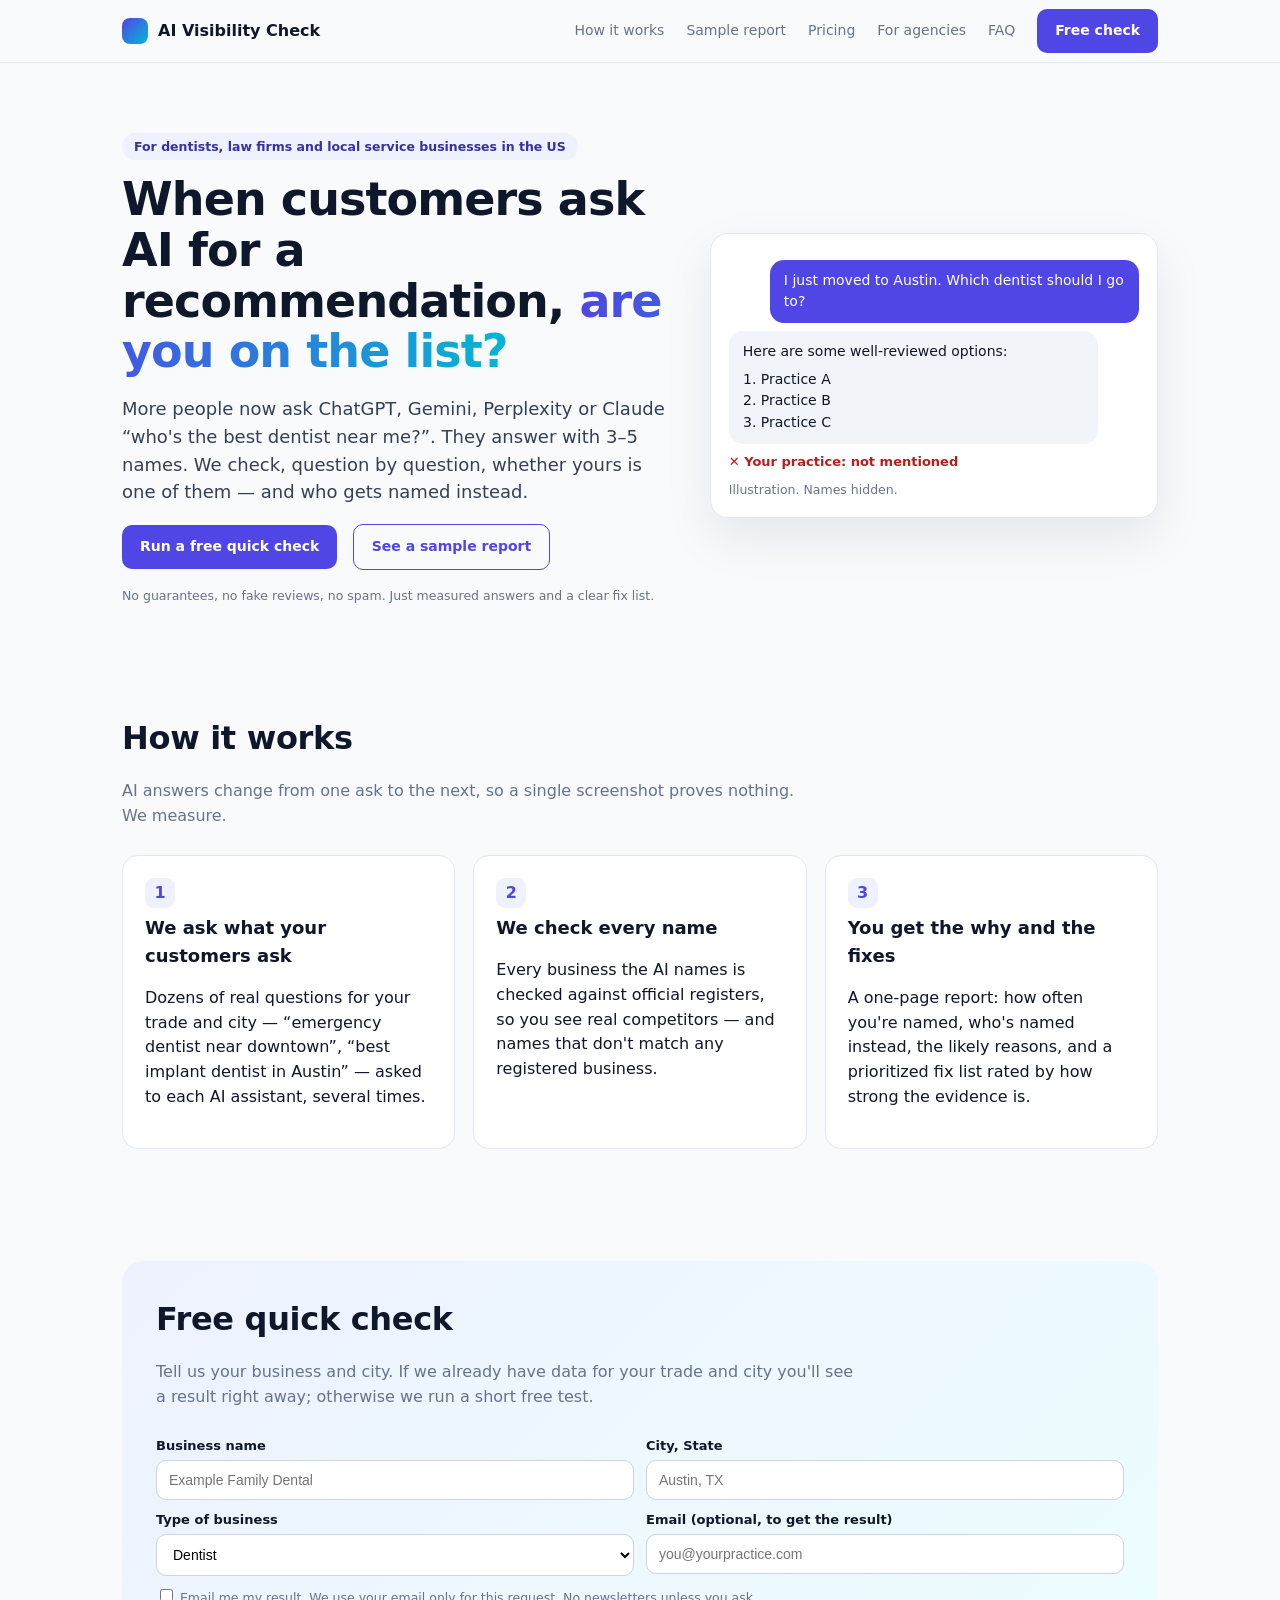
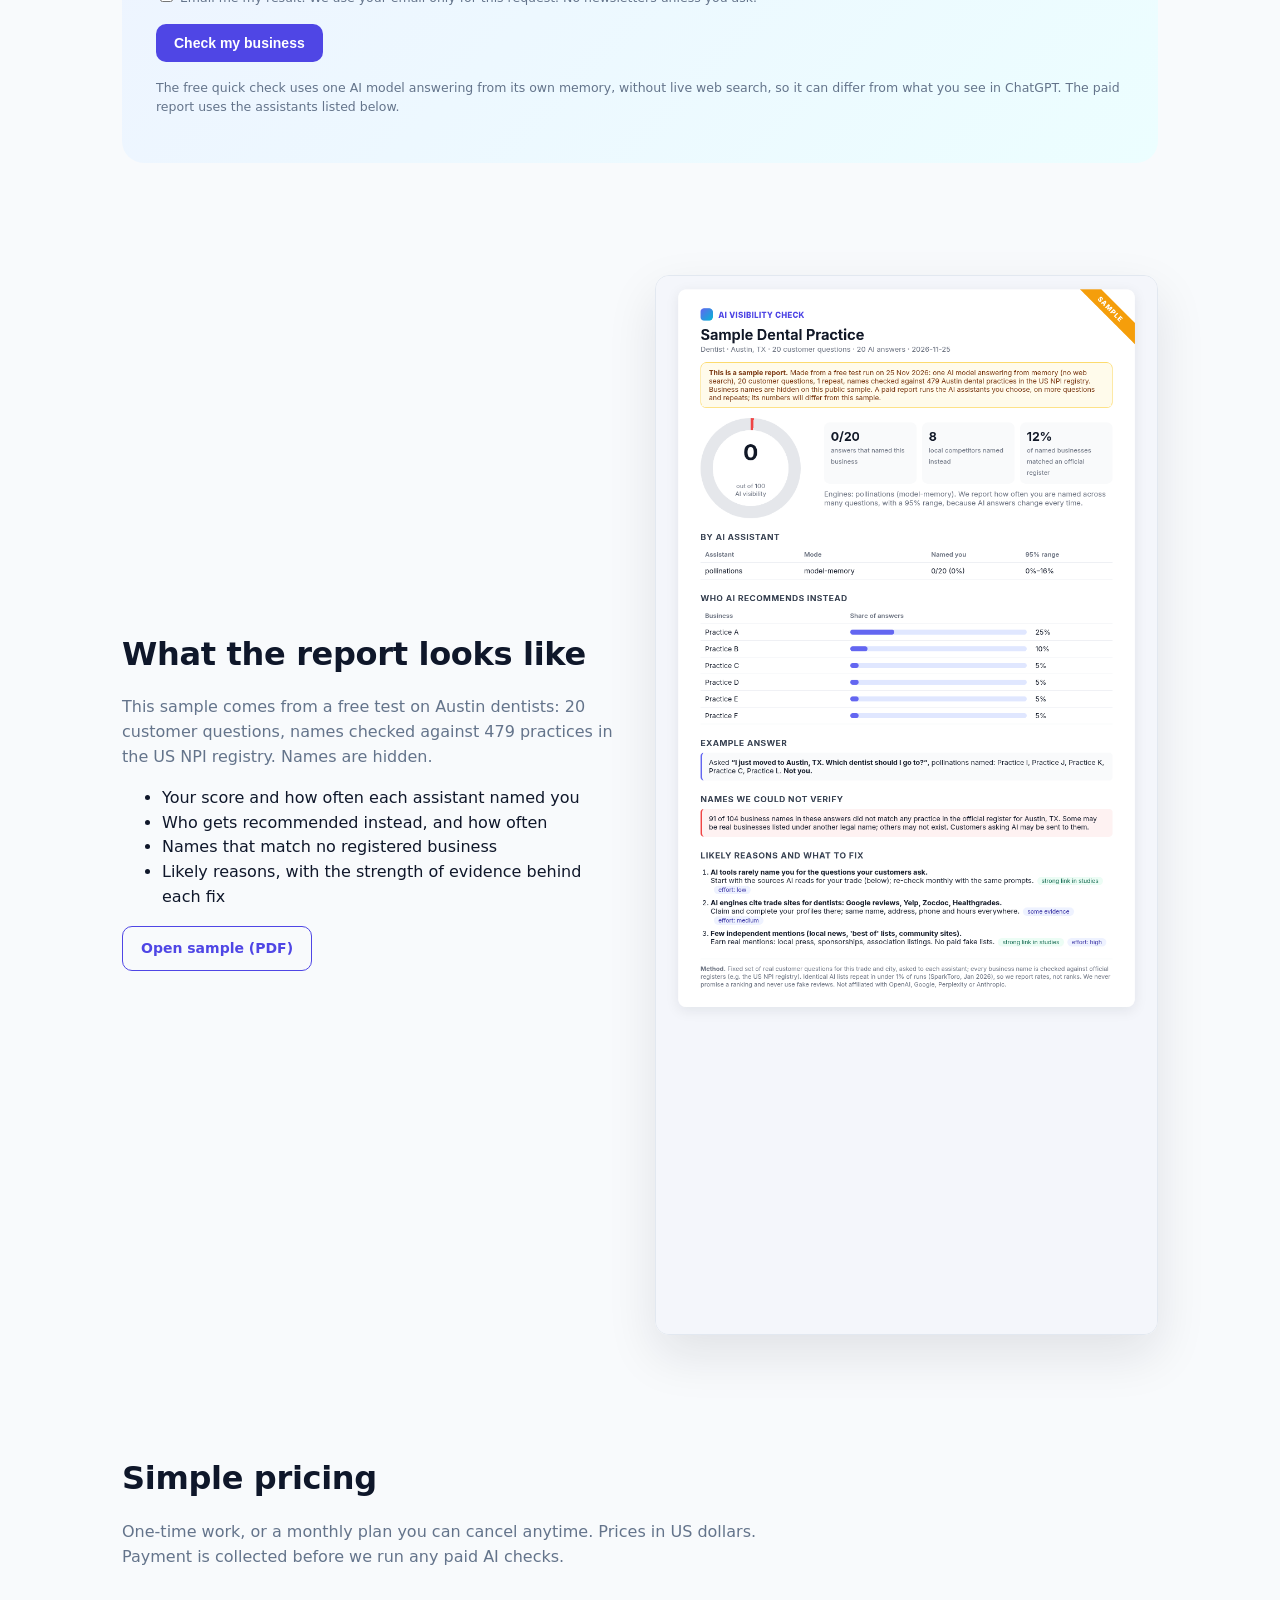
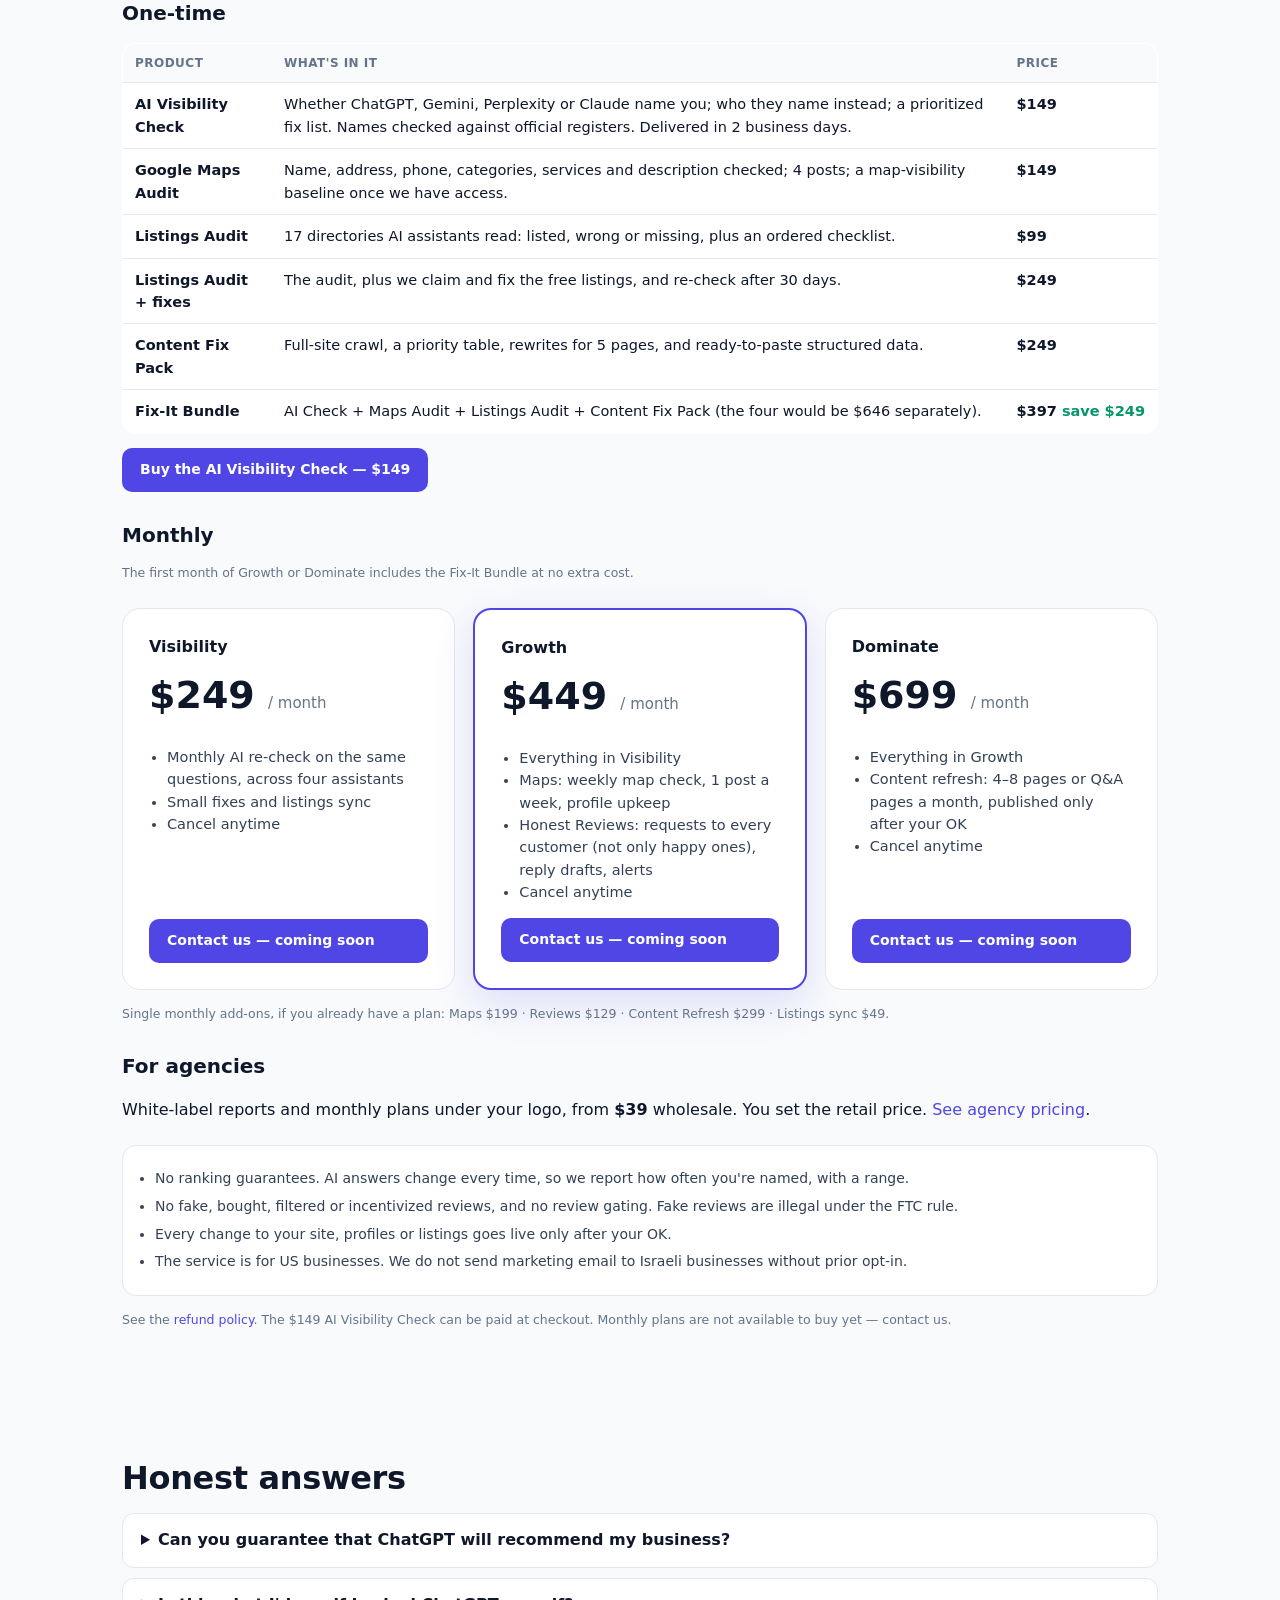
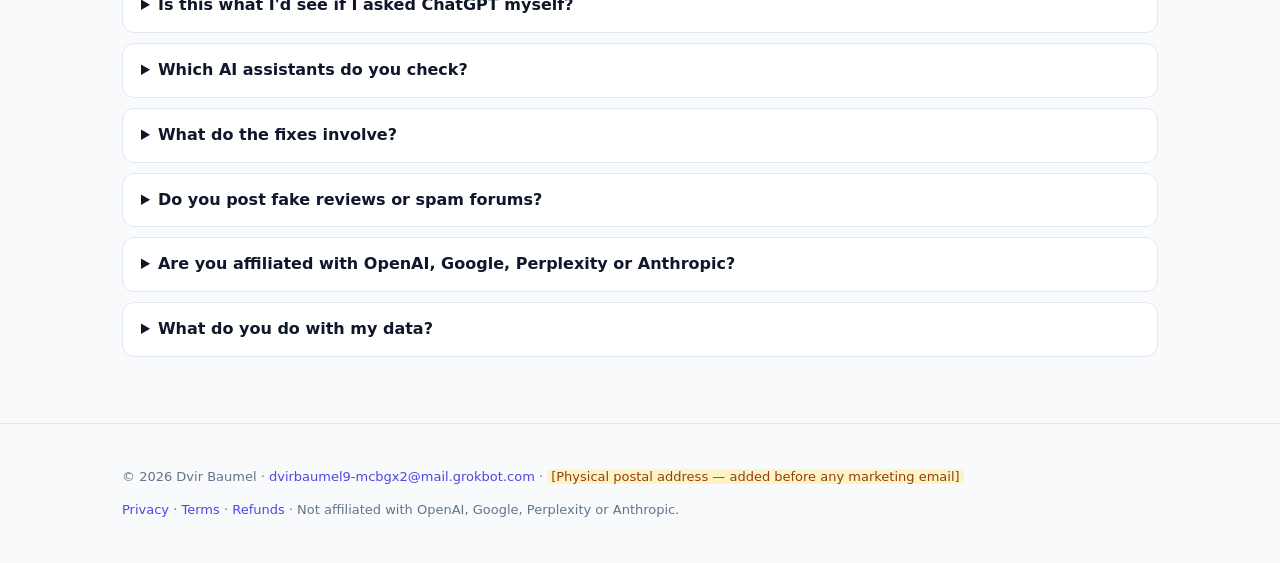
<file: site/index.html>
<!doctype html>
<html lang="en"><head><meta charset="utf-8"><meta name="viewport" content="width=device-width,initial-scale=1">
<title>AI Visibility Check — does ChatGPT recommend your business?</title>
<meta name="description" content="See whether AI assistants recommend your local business, who they name instead, and what to fix. Free quick check.">
<link rel="stylesheet" href="assets/style.css"></head>
<body>
<nav><div class="wrap"><a class="logo" href="#"><i></i>AI Visibility Check</a>
<div class="links"><a href="#how">How it works</a><a href="#sample">Sample report</a><a href="#pricing">Pricing</a><a href="agency.html">For agencies</a><a href="#faq">FAQ</a><a class="btn" href="#check">Free check</a></div></div></nav>

<header class="hero"><div class="wrap">
 <div>
  <span class="eyebrow">For dentists, law firms and local service businesses in the US</span>
  <h1>When customers ask AI for a recommendation, <em>are you on the list?</em></h1>
  <p class="lead">More people now ask ChatGPT, Gemini, Perplexity or Claude “who's the best dentist near me?”. They answer with 3–5 names. We check, question by question, whether yours is one of them — and who gets named instead.</p>
  <p><a class="btn" href="#check">Run a free quick check</a> &nbsp; <a class="btn ghost" href="sample-report.pdf" target="_blank">See a sample report</a></p>
  <p class="small">No guarantees, no fake reviews, no spam. Just measured answers and a clear fix list.</p>
 </div>
 <div class="chat" aria-label="Illustration of a customer asking an AI assistant">
  <div class="bubble me">I just moved to Austin. Which dentist should I go to?</div>
  <div class="bubble ai">Here are some well-reviewed options:<ol><li>Practice A</li><li>Practice B</li><li>Practice C</li></ol></div>
  <div class="miss">✕ Your practice: not mentioned</div>
  <p class="small" style="margin:8px 0 0">Illustration. Names hidden.</p>
 </div>
</div></header>

<section id="how"><div class="wrap">
 <h2>How it works</h2><p class="sub">AI answers change from one ask to the next, so a single screenshot proves nothing. We measure.</p>
 <div class="steps">
  <div class="card"><div class="num">1</div><h3>We ask what your customers ask</h3><p>Dozens of real questions for your trade and city — “emergency dentist near downtown”, “best implant dentist in Austin” — asked to each AI assistant, several times.</p></div>
  <div class="card"><div class="num">2</div><h3>We check every name</h3><p>Every business the AI names is checked against official registers, so you see real competitors — and names that don't match any registered business.</p></div>
  <div class="card"><div class="num">3</div><h3>You get the why and the fixes</h3><p>A one-page report: how often you're named, who's named instead, the likely reasons, and a prioritized fix list rated by how strong the evidence is.</p></div>
 </div>
</div></section>

<section id="check"><div class="wrap"><div class="check">
 <h2>Free quick check</h2><p class="sub">Tell us your business and city. If we already have data for your trade and city you'll see a result right away; otherwise we run a short free test.</p>
 <form id="checkform">
  <div class="row"><div><label for="business">Business name</label><input id="business" name="business" required maxlength="120" placeholder="Example Family Dental"></div>
  <div><label for="city">City, State</label><input id="city" name="city" required pattern="[^,]+,\s*[A-Za-z]{2}" placeholder="Austin, TX"></div></div>
  <div class="row"><div><label for="niche">Type of business</label><select id="niche" name="niche">
   <option value="dentist">Dentist</option><option value="orthodontist">Orthodontist</option><option value="cosmetic_dentist">Cosmetic dentist</option>
   <option value="personal_injury_lawyer">Personal injury lawyer</option><option value="criminal_defense_lawyer">Criminal defense lawyer</option><option value="family_law_attorney">Family law attorney</option>
   <option value="med_spa">Med spa</option><option value="chiropractor">Chiropractor</option><option value="veterinarian">Veterinarian</option>
   <option value="hvac">HVAC</option><option value="roofing">Roofing</option><option value="plumber">Plumber</option><option value="electrician">Electrician</option><option value="garage_door">Garage door</option><option value="real_estate_agent">Real estate agent</option></select></div>
  <div><label for="email">Email (optional, to get the result)</label><input id="email" name="email" type="email" maxlength="160" placeholder="you@yourpractice.com"></div></div>
  <label class="small" style="font-weight:400"><input type="checkbox" name="consent" style="width:auto"> Email me my result. We use your email only for this request. No newsletters unless you ask.</label>
  <p><button class="btn" type="submit">Check my business</button></p>
  <p class="small">The free quick check uses one AI model answering from its own memory, without live web search, so it can differ from what you see in ChatGPT. The paid report uses the assistants listed below.</p>
 </form>
 <div id="result" class="result"></div>
</div></div></section>

<section id="sample"><div class="wrap sample">
 <div><h2>What the report looks like</h2><p class="sub">This sample comes from a free test on Austin dentists: 20 customer questions, names checked against 479 practices in the US NPI registry. Names are hidden.</p>
 <ul><li>Your score and how often each assistant named you</li><li>Who gets recommended instead, and how often</li><li>Names that match no registered business</li><li>Likely reasons, with the strength of evidence behind each fix</li></ul>
 <p><a class="btn ghost" href="sample-report.pdf" target="_blank">Open sample (PDF)</a></p></div>
 <a href="sample-report.html" target="_blank"><img src="assets/sample-report.png" alt="Sample AI visibility report"></a>
</div></section>

<section id="pricing"><div class="wrap">
 <h2>Simple pricing</h2>
 <p class="sub">One-time work, or a monthly plan you can cancel anytime. Prices in US dollars. Payment is collected before we run any paid AI checks.</p>

 <h3 class="price-head">One-time</h3>
 <table class="sheet">
  <tr><th>Product</th><th>What's in it</th><th>Price</th></tr>
  <tr><td><b>AI Visibility Check</b></td><td>Whether ChatGPT, Gemini, Perplexity or Claude name you; who they name instead; a prioritized fix list. Names checked against official registers. Delivered in 2 business days.</td><td class="amt">$149</td></tr>
  <tr><td><b>Google Maps Audit</b></td><td>Name, address, phone, categories, services and description checked; 4 posts; a map-visibility baseline once we have access.</td><td class="amt">$149</td></tr>
  <tr><td><b>Listings Audit</b></td><td>17 directories AI assistants read: listed, wrong or missing, plus an ordered checklist.</td><td class="amt">$99</td></tr>
  <tr><td><b>Listings Audit + fixes</b></td><td>The audit, plus we claim and fix the free listings, and re-check after 30 days.</td><td class="amt">$249</td></tr>
  <tr><td><b>Content Fix Pack</b></td><td>Full-site crawl, a priority table, rewrites for 5 pages, and ready-to-paste structured data.</td><td class="amt">$249</td></tr>
  <tr><td><b>Fix-It Bundle</b></td><td>AI Check + Maps Audit + Listings Audit + Content Fix Pack (the four would be $646 separately).</td><td class="amt">$397 <span class="save">save $249</span></td></tr>
 </table>

 <p style="margin-top:14px"><a class="btn" data-pay="payLinkCheck" href="#pricing">Buy the AI Visibility Check — $149</a></p>

 <h3 class="price-head">Monthly</h3>
 <p class="small">The first month of Growth or Dominate includes the Fix-It Bundle at no extra cost.</p>
 <div class="prices">
  <div class="price"><b>Visibility</b><div class="amt">$249 <span>/ month</span></div>
   <ul><li>Monthly AI re-check on the same questions, across four assistants</li><li>Small fixes and listings sync</li><li>Cancel anytime</li></ul>
   <a class="btn" data-pay="payLinkMonthly" href="#">Start Visibility</a></div>
  <div class="price hot"><b>Growth</b><div class="amt">$449 <span>/ month</span></div>
   <ul><li>Everything in Visibility</li><li>Maps: weekly map check, 1 post a week, profile upkeep</li><li>Honest Reviews: requests to every customer (not only happy ones), reply drafts, alerts</li><li>Cancel anytime</li></ul>
   <a class="btn" data-pay="payLinkMonthly" href="#">Start Growth</a></div>
  <div class="price"><b>Dominate</b><div class="amt">$699 <span>/ month</span></div>
   <ul><li>Everything in Growth</li><li>Content refresh: 4–8 pages or Q&amp;A pages a month, published only after your OK</li><li>Cancel anytime</li></ul>
   <a class="btn" data-pay="payLinkMonthly" href="#">Start Dominate</a></div>
 </div>
 <p class="small" style="margin-top:14px">Single monthly add-ons, if you already have a plan: Maps $199 · Reviews $129 · Content Refresh $299 · Listings sync $49.</p>

 <h3 class="price-head">For agencies</h3>
 <p>White-label reports and monthly plans under your logo, from <b>$39</b> wholesale. You set the retail price. <a href="agency.html">See agency pricing</a>.</p>

 <ul class="rules">
  <li>No ranking guarantees. AI answers change every time, so we report how often you're named, with a range.</li>
  <li>No fake, bought, filtered or incentivized reviews, and no review gating. Fake reviews are illegal under the FTC rule.</li>
  <li>Every change to your site, profiles or listings goes live only after your OK.</li>
  <li>The service is for US businesses. We do not send marketing email to Israeli businesses without prior opt-in.</li>
 </ul>
 <p class="small" style="margin-top:14px">See the <a href="refunds.html">refund policy</a>. The $149 AI Visibility Check can be paid at checkout. Monthly plans are not available to buy yet — contact us.</p>
</div></section>

<section id="faq"><div class="wrap">
 <h2>Honest answers</h2>
 <details><summary>Can you guarantee that ChatGPT will recommend my business?</summary><p>No, and nobody honestly can. AI assistants change their answers constantly. We measure how often you're named, show you what the businesses being named have in common, and help you fix what's in your control. Then we re-measure with the same questions.</p></details>
 <details><summary>Is this what I'd see if I asked ChatGPT myself?</summary><p>Close, but not identical. Answers vary by person, location and time — identical lists repeat in under 1% of runs (SparkToro, January 2026). That's why we ask many questions several times and report a rate with a range, instead of one screenshot.</p></details>
 <details><summary>Which AI assistants do you check?</summary><p>The paid report checks ChatGPT, Gemini, Perplexity and Claude with their web-search features turned on. The free quick check uses one AI model answering from memory only, so treat it as a first look.</p></details>
 <details><summary>What do the fixes involve?</summary><p>Mostly the basics AI assistants read: complete and consistent profiles on the sites they cite for your trade (Google, Yelp, Healthgrades, Avvo and so on), clear service and city information on your website, and honest review requests to real customers. Studies link these to being named; none prove a guaranteed effect, and we say which evidence is stronger.</p></details>
 <details><summary>Do you post fake reviews or spam forums?</summary><p>Never. Fake reviews are illegal under the FTC's rule, and undisclosed forum posting backfires. We only work with real customers and truthful content.</p></details>
 <details><summary>Are you affiliated with OpenAI, Google, Perplexity or Anthropic?</summary><p>No. We're an independent service. Product names belong to their owners.</p></details>
 <details><summary>What do you do with my data?</summary><p>We use your business details to run your check and your email to deliver it. We don't sell data. See the <a href="privacy.html">privacy policy</a>.</p></details>
</div></section>

<footer><div class="wrap">
 <p>© 2026 Dvir Baumel · <a href="mailto:dvirbaumel9-mcbgx2@mail.grokbot.com">dvirbaumel9-mcbgx2@mail.grokbot.com</a> · <span class="ph">[Physical postal address — added before any marketing email]</span></p>
 <p><a href="privacy.html">Privacy</a> · <a href="terms.html">Terms</a> · <a href="refunds.html">Refunds</a> · Not affiliated with OpenAI, Google, Perplexity or Anthropic.</p>
</div></footer>
<script src="assets/config.js"></script><script src="assets/app.js"></script>
</body></html>
</file>
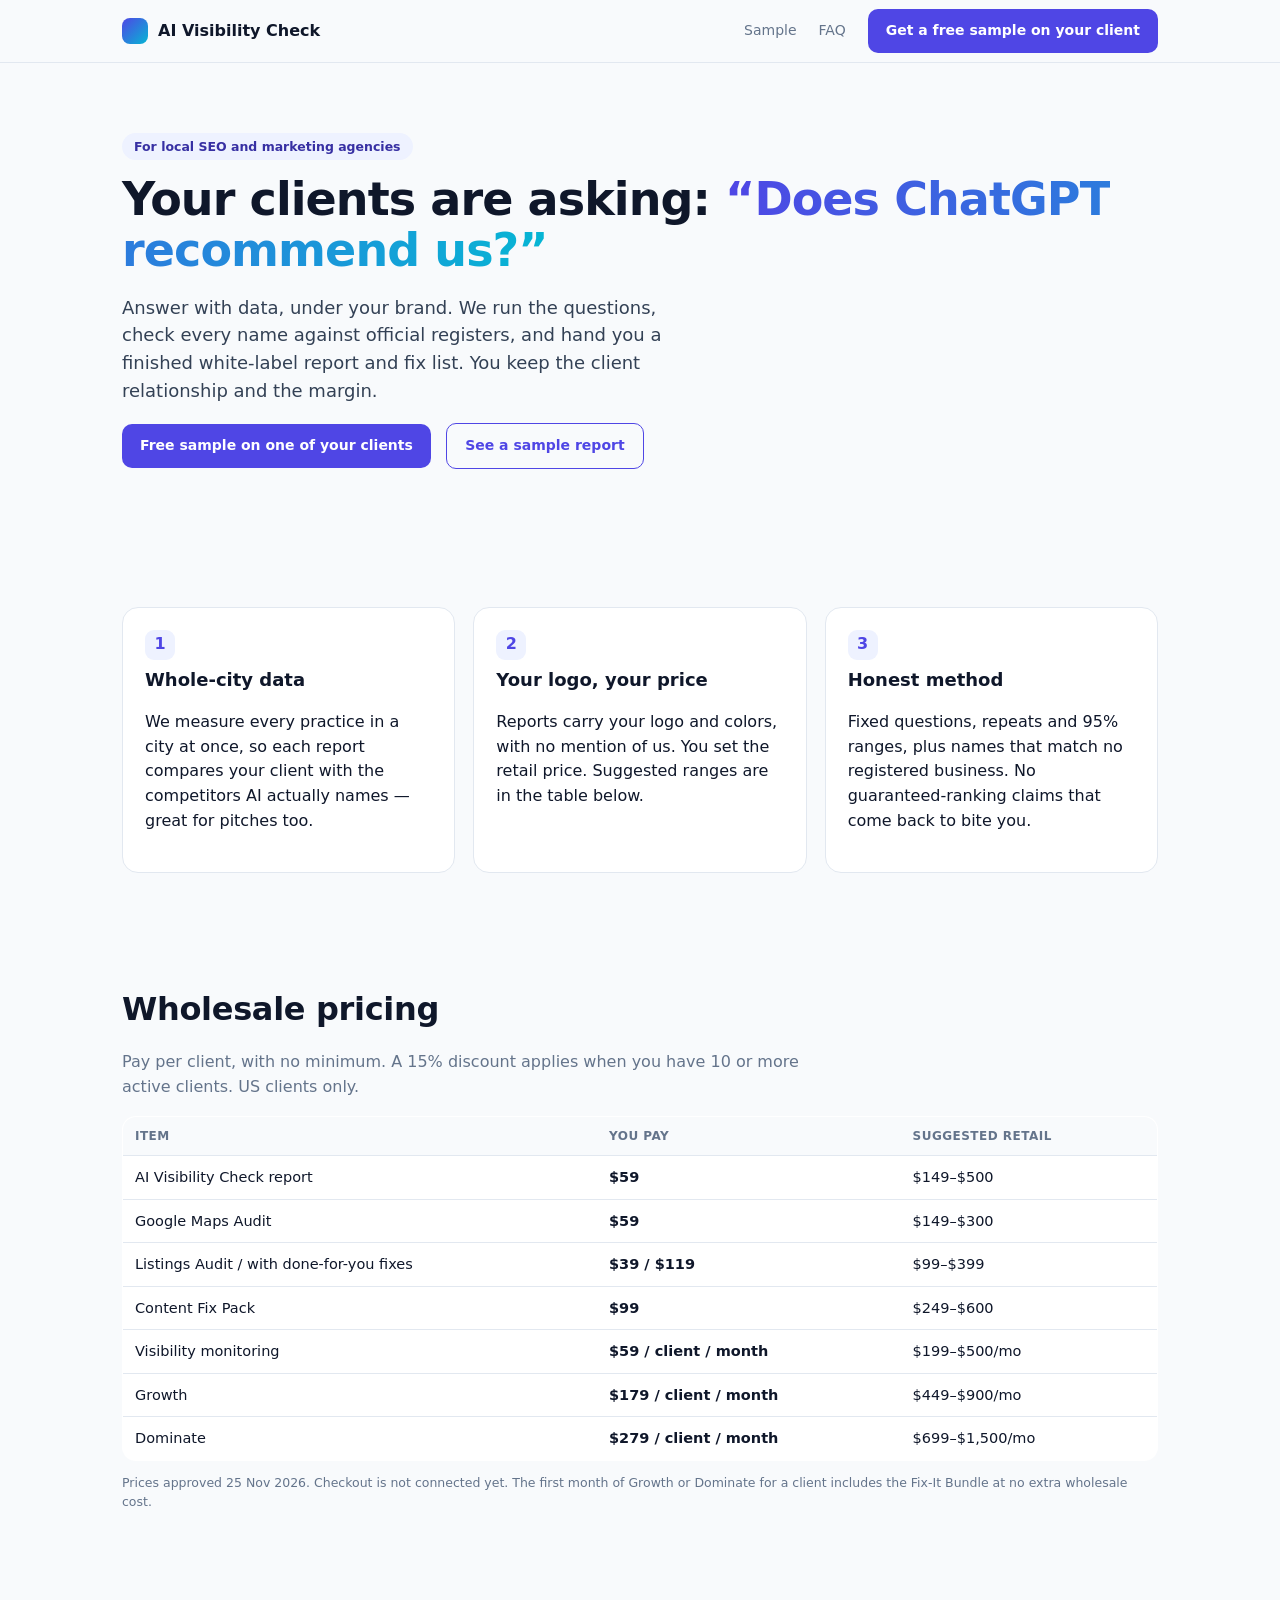
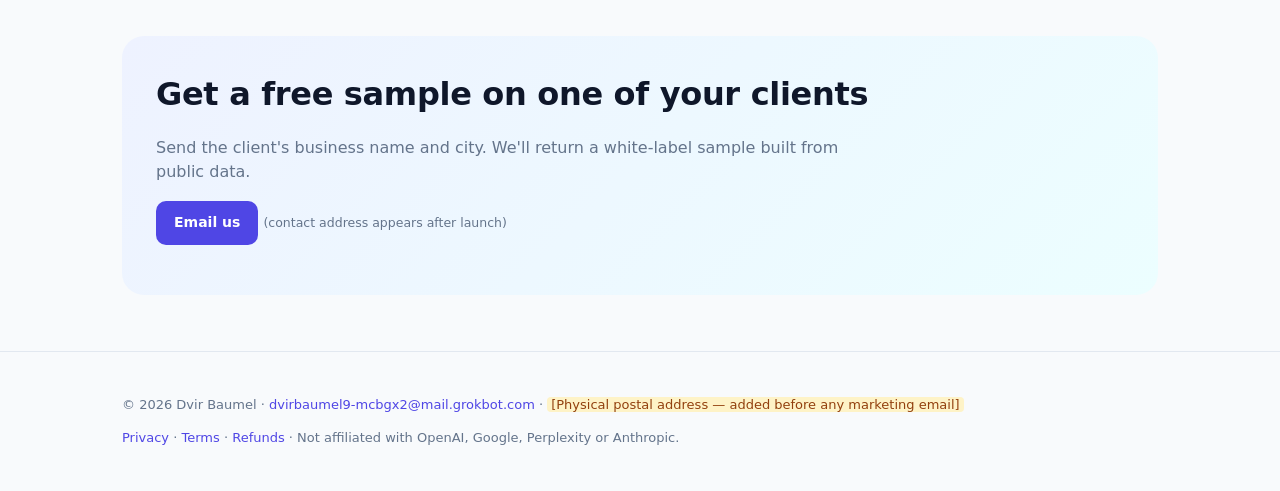
<file: site/agency.html>
<!doctype html><html lang="en"><head><meta charset="utf-8"><meta name="viewport" content="width=device-width,initial-scale=1">
<title>For agencies — white-label AI visibility reports</title><link rel="stylesheet" href="assets/style.css"></head><body>
<nav><div class="wrap"><a class="logo" href="index.html"><i></i>AI Visibility Check</a><div class="links"><a href="index.html#sample">Sample</a><a href="index.html#faq">FAQ</a><a class="btn" href="#contact">Get a free sample on your client</a></div></div></nav>
<header class="hero"><div class="wrap" style="grid-template-columns:1fr">
 <div><span class="eyebrow">For local SEO and marketing agencies</span>
 <h1>Your clients are asking: <em>“Does ChatGPT recommend us?”</em></h1>
 <p class="lead">Answer with data, under your brand. We run the questions, check every name against official registers, and hand you a finished white-label report and fix list. You keep the client relationship and the margin.</p>
 <p><a class="btn" href="#contact">Free sample on one of your clients</a> &nbsp; <a class="btn ghost" href="sample-report.pdf" target="_blank">See a sample report</a></p></div>
</div></header>
<section><div class="wrap"><div class="steps">
 <div class="card"><div class="num">1</div><h3>Whole-city data</h3><p>We measure every practice in a city at once, so each report compares your client with the competitors AI actually names — great for pitches too.</p></div>
 <div class="card"><div class="num">2</div><h3>Your logo, your price</h3><p>Reports carry your logo and colors, with no mention of us. You set the retail price. Suggested ranges are in the table below.</p></div>
 <div class="card"><div class="num">3</div><h3>Honest method</h3><p>Fixed questions, repeats and 95% ranges, plus names that match no registered business. No guaranteed-ranking claims that come back to bite you.</p></div>
</div></div></section>
<section id="pricing"><div class="wrap"><h2>Wholesale pricing</h2>
 <p class="sub">Pay per client, with no minimum. A 15% discount applies when you have 10 or more active clients. US clients only.</p>
 <table class="sheet">
  <tr><th>Item</th><th>You pay</th><th>Suggested retail</th></tr>
  <tr><td>AI Visibility Check report</td><td class="amt">$59</td><td>$149–$500</td></tr>
  <tr><td>Google Maps Audit</td><td class="amt">$59</td><td>$149–$300</td></tr>
  <tr><td>Listings Audit / with done-for-you fixes</td><td class="amt">$39 / $119</td><td>$99–$399</td></tr>
  <tr><td>Content Fix Pack</td><td class="amt">$99</td><td>$249–$600</td></tr>
  <tr><td>Visibility monitoring</td><td class="amt">$59 / client / month</td><td>$199–$500/mo</td></tr>
  <tr><td>Growth</td><td class="amt">$179 / client / month</td><td>$449–$900/mo</td></tr>
  <tr><td>Dominate</td><td class="amt">$279 / client / month</td><td>$699–$1,500/mo</td></tr>
 </table>
 <p class="small" style="margin-top:12px">Prices approved 25 Nov 2026. Checkout is not connected yet. The first month of Growth or Dominate for a client includes the Fix-It Bundle at no extra wholesale cost.</p>
</div></section>
<section id="contact"><div class="wrap"><div class="check"><h2>Get a free sample on one of your clients</h2>
 <p class="sub">Send the client's business name and city. We'll return a white-label sample built from public data.</p>
 <p><a class="btn" id="mail" href="mailto:dvirbaumel9-mcbgx2@mail.grokbot.com?subject=Free%20white-label%20sample">Email us</a> <span class="small">(contact address appears after launch)</span></p></div></div></section>
<footer><div class="wrap">
 <p>© 2026 Dvir Baumel · <a href="mailto:dvirbaumel9-mcbgx2@mail.grokbot.com">dvirbaumel9-mcbgx2@mail.grokbot.com</a> · <span class="ph">[Physical postal address — added before any marketing email]</span></p>
 <p><a href="privacy.html">Privacy</a> · <a href="terms.html">Terms</a> · <a href="refunds.html">Refunds</a> · Not affiliated with OpenAI, Google, Perplexity or Anthropic.</p>
</div></footer>
<script src="assets/config.js"></script><script>const c=window.AIVIS_CONFIG.contactEmail;if(c){document.getElementById('mail').href='mailto:'+c+'?subject=Free%20white-label%20sample';}</script>
</body></html>
</file>
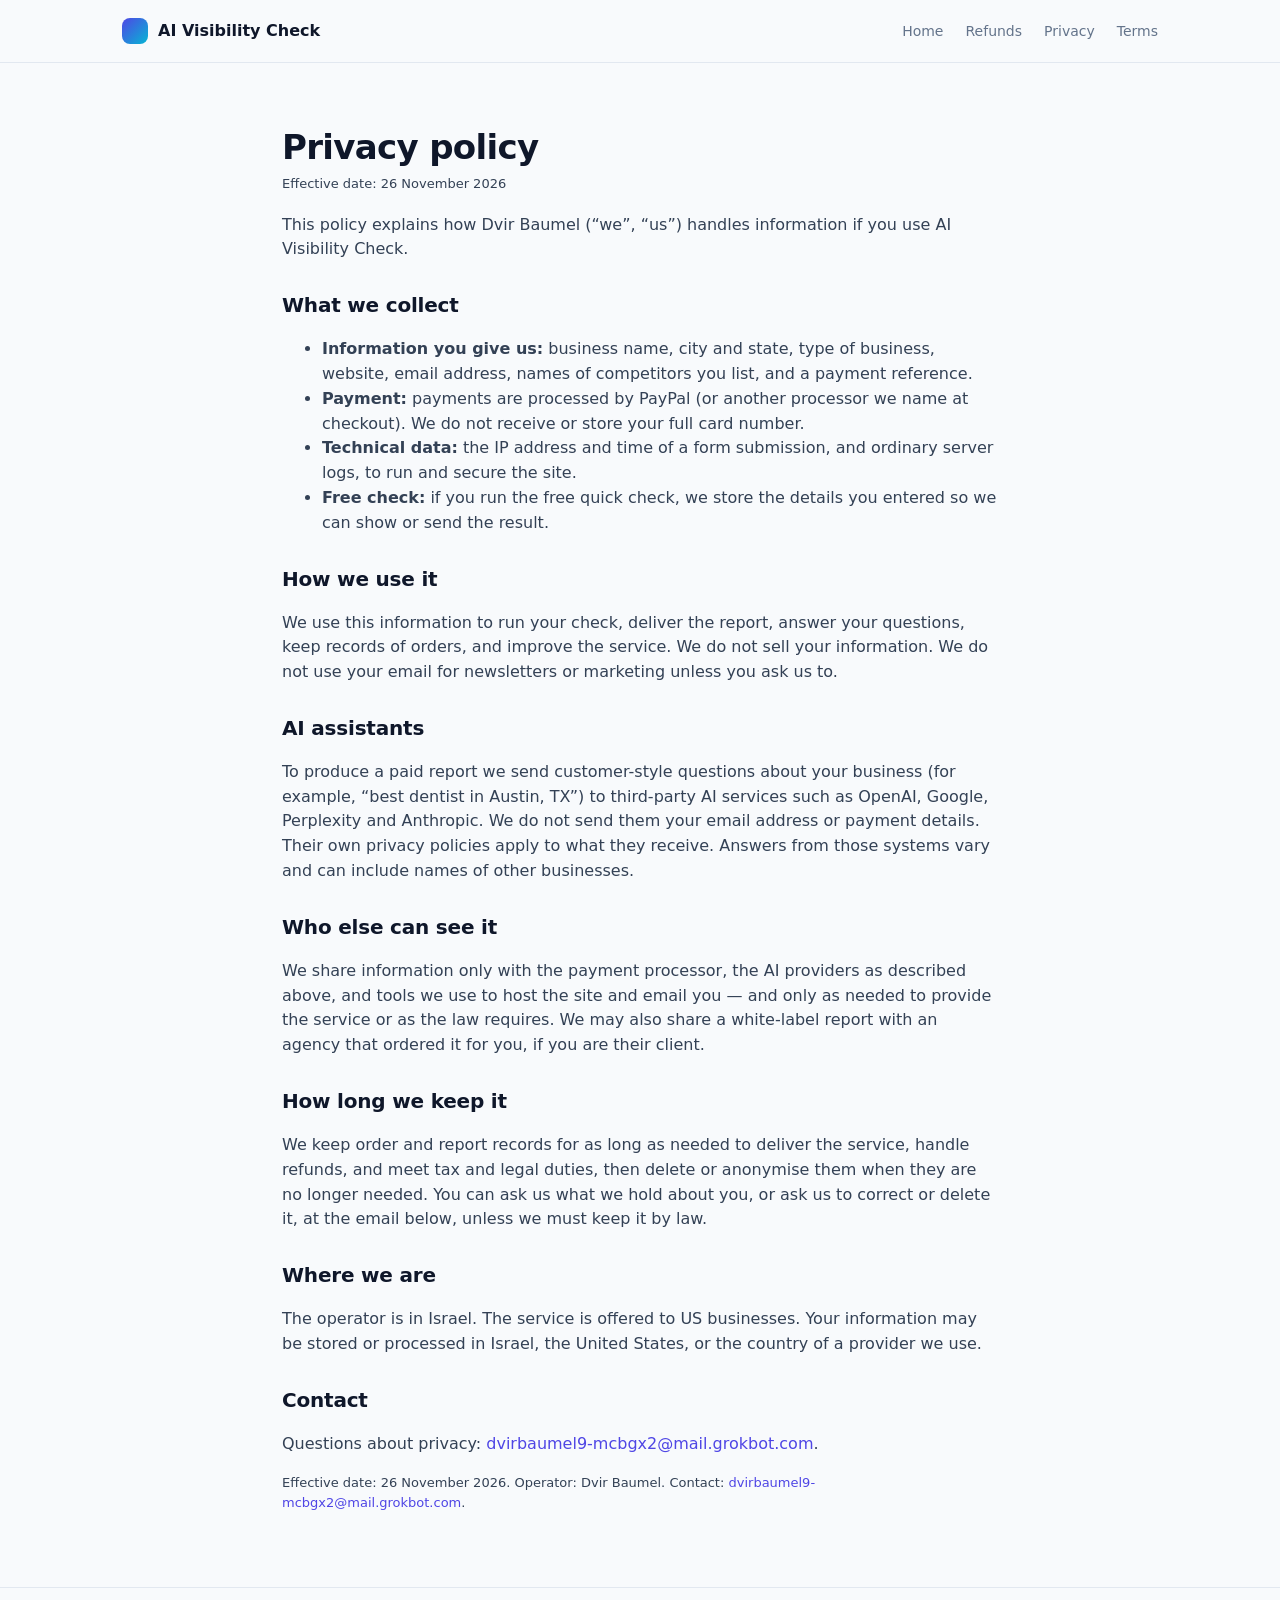
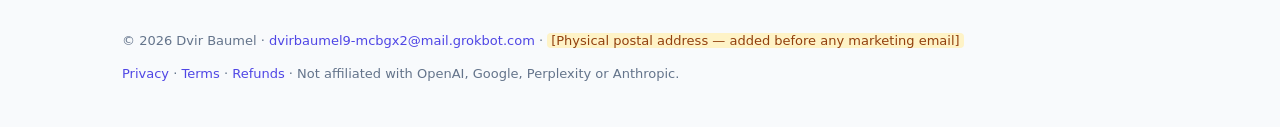
<file: site/privacy.html>
<!doctype html>
<html lang="en"><head><meta charset="utf-8"><meta name="viewport" content="width=device-width,initial-scale=1">
<title>Privacy policy — AI Visibility Check</title>
<meta name="robots" content="noindex">
<link rel="stylesheet" href="assets/style.css"><link rel="stylesheet" href="assets/legal.css"></head>
<body>
<nav><div class="wrap"><a class="logo" href="index.html"><i></i>AI Visibility Check</a>
<div class="links"><a href="index.html">Home</a><a href="refunds.html">Refunds</a><a href="privacy.html">Privacy</a><a href="terms.html">Terms</a></div></div></nav>
<section><div class="wrap legal">
<h1>Privacy policy</h1>
<p class="updated">Effective date: 26 November 2026</p>
<p>This policy explains how Dvir Baumel (“we”, “us”) handles information if you use AI Visibility Check.</p>

<h2>What we collect</h2>
<ul>
<li><b>Information you give us:</b> business name, city and state, type of business, website, email address, names of competitors you list, and a payment reference.</li>
<li><b>Payment:</b> payments are processed by PayPal (or another processor we name at checkout). We do not receive or store your full card number.</li>
<li><b>Technical data:</b> the IP address and time of a form submission, and ordinary server logs, to run and secure the site.</li>
<li><b>Free check:</b> if you run the free quick check, we store the details you entered so we can show or send the result.</li>
</ul>

<h2>How we use it</h2>
<p>We use this information to run your check, deliver the report, answer your questions, keep records of orders, and improve the service. We do not sell your information. We do not use your email for newsletters or marketing unless you ask us to.</p>

<h2>AI assistants</h2>
<p>To produce a paid report we send customer-style questions about your business (for example, “best dentist in Austin, TX”) to third-party AI services such as OpenAI, Google, Perplexity and Anthropic. We do not send them your email address or payment details. Their own privacy policies apply to what they receive. Answers from those systems vary and can include names of other businesses.</p>

<h2>Who else can see it</h2>
<p>We share information only with the payment processor, the AI providers as described above, and tools we use to host the site and email you — and only as needed to provide the service or as the law requires. We may also share a white-label report with an agency that ordered it for you, if you are their client.</p>

<h2>How long we keep it</h2>
<p>We keep order and report records for as long as needed to deliver the service, handle refunds, and meet tax and legal duties, then delete or anonymise them when they are no longer needed. You can ask us what we hold about you, or ask us to correct or delete it, at the email below, unless we must keep it by law.</p>

<h2>Where we are</h2>
<p>The operator is in Israel. The service is offered to US businesses. Your information may be stored or processed in Israel, the United States, or the country of a provider we use.</p>

<h2>Contact</h2>
<p>Questions about privacy: <a href="mailto:dvirbaumel9-mcbgx2@mail.grokbot.com">dvirbaumel9-mcbgx2@mail.grokbot.com</a>.</p>

<p class="updated">Effective date: 26 November 2026. Operator: Dvir Baumel. Contact: <a href="mailto:dvirbaumel9-mcbgx2@mail.grokbot.com">dvirbaumel9-mcbgx2@mail.grokbot.com</a>.</p>
</div></section>
<footer><div class="wrap">
 <p>© 2026 Dvir Baumel · <a href="mailto:dvirbaumel9-mcbgx2@mail.grokbot.com">dvirbaumel9-mcbgx2@mail.grokbot.com</a> · <span class="ph">[Physical postal address — added before any marketing email]</span></p>
 <p><a href="privacy.html">Privacy</a> · <a href="terms.html">Terms</a> · <a href="refunds.html">Refunds</a> · Not affiliated with OpenAI, Google, Perplexity or Anthropic.</p>
</div></footer>
</body></html>
</file>
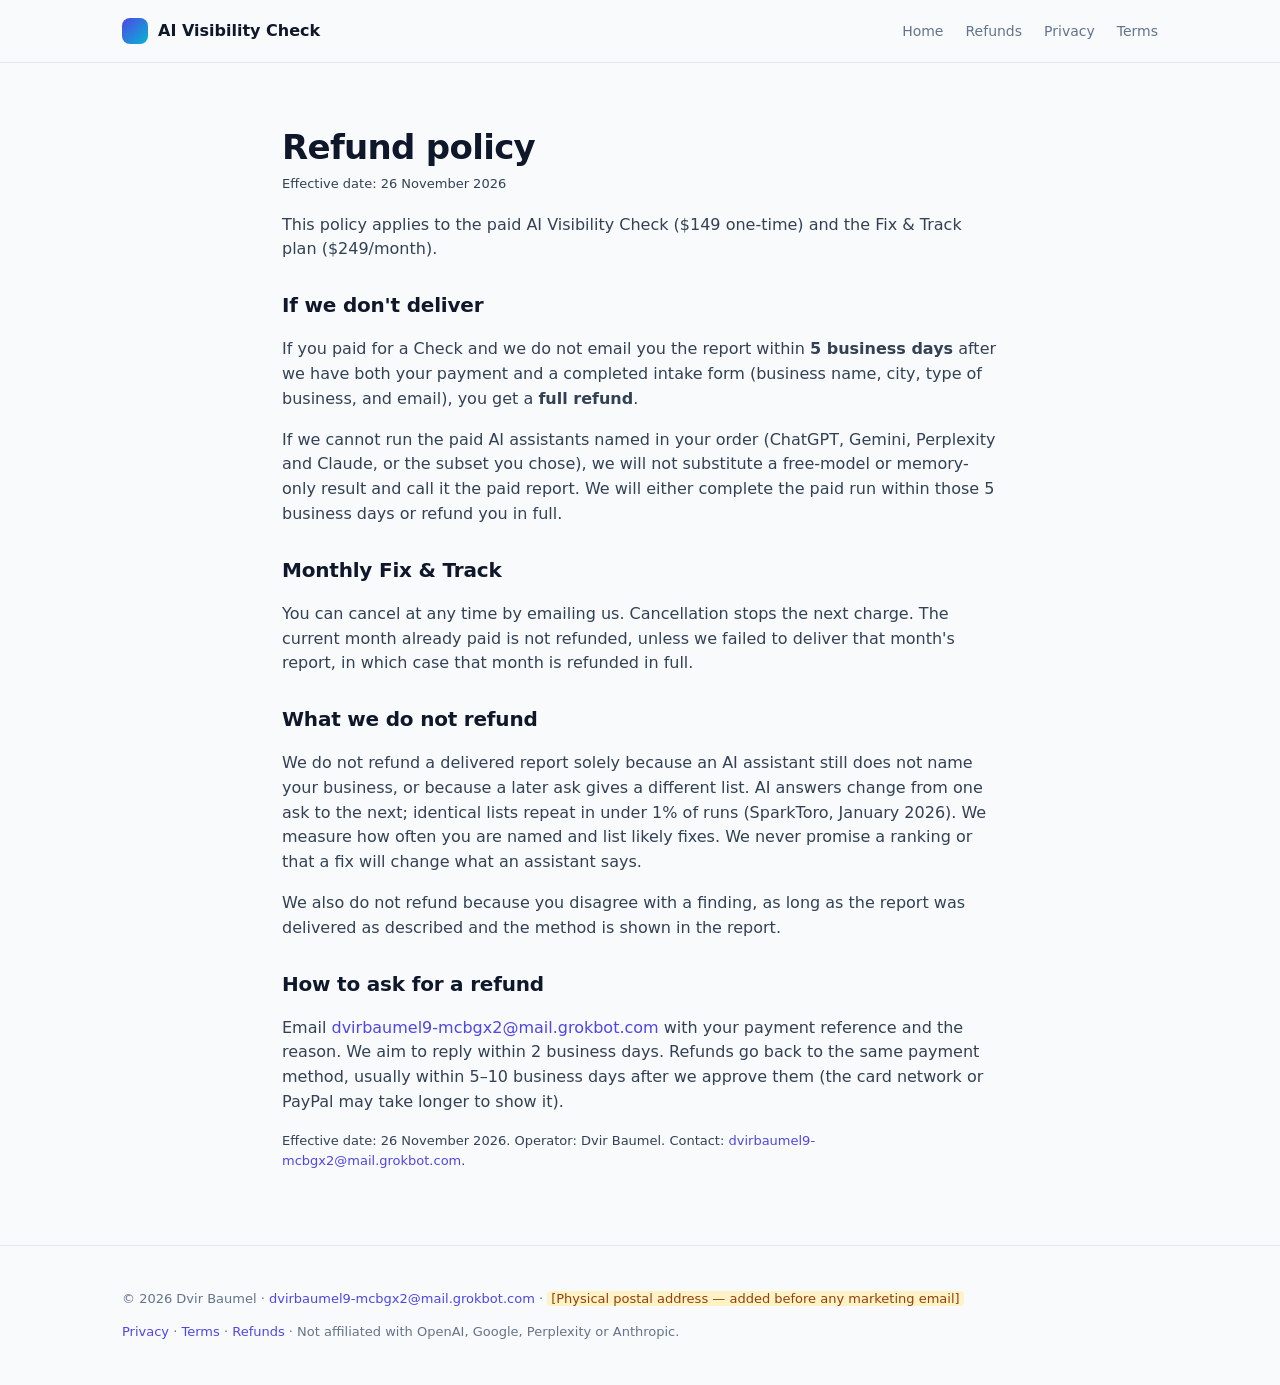
<file: site/refunds.html>
<!doctype html>
<html lang="en"><head><meta charset="utf-8"><meta name="viewport" content="width=device-width,initial-scale=1">
<title>Refund policy — AI Visibility Check</title>
<meta name="robots" content="noindex">
<link rel="stylesheet" href="assets/style.css"><link rel="stylesheet" href="assets/legal.css"></head>
<body>
<nav><div class="wrap"><a class="logo" href="index.html"><i></i>AI Visibility Check</a>
<div class="links"><a href="index.html">Home</a><a href="refunds.html">Refunds</a><a href="privacy.html">Privacy</a><a href="terms.html">Terms</a></div></div></nav>
<section><div class="wrap legal">
<h1>Refund policy</h1>
<p class="updated">Effective date: 26 November 2026</p>
<p>This policy applies to the paid AI Visibility Check ($149 one-time) and the Fix &amp; Track plan ($249/month).</p>

<h2>If we don't deliver</h2>
<p>If you paid for a Check and we do not email you the report within <b>5 business days</b> after we have both your payment and a completed intake form (business name, city, type of business, and email), you get a <b>full refund</b>.</p>
<p>If we cannot run the paid AI assistants named in your order (ChatGPT, Gemini, Perplexity and Claude, or the subset you chose), we will not substitute a free-model or memory-only result and call it the paid report. We will either complete the paid run within those 5 business days or refund you in full.</p>

<h2>Monthly Fix &amp; Track</h2>
<p>You can cancel at any time by emailing us. Cancellation stops the next charge. The current month already paid is not refunded, unless we failed to deliver that month's report, in which case that month is refunded in full.</p>

<h2>What we do not refund</h2>
<p>We do not refund a delivered report solely because an AI assistant still does not name your business, or because a later ask gives a different list. AI answers change from one ask to the next; identical lists repeat in under 1% of runs (SparkToro, January 2026). We measure how often you are named and list likely fixes. We never promise a ranking or that a fix will change what an assistant says.</p>
<p>We also do not refund because you disagree with a finding, as long as the report was delivered as described and the method is shown in the report.</p>

<h2>How to ask for a refund</h2>
<p>Email <a href="mailto:dvirbaumel9-mcbgx2@mail.grokbot.com">dvirbaumel9-mcbgx2@mail.grokbot.com</a> with your payment reference and the reason. We aim to reply within 2 business days. Refunds go back to the same payment method, usually within 5–10 business days after we approve them (the card network or PayPal may take longer to show it).</p>

<p class="updated">Effective date: 26 November 2026. Operator: Dvir Baumel. Contact: <a href="mailto:dvirbaumel9-mcbgx2@mail.grokbot.com">dvirbaumel9-mcbgx2@mail.grokbot.com</a>.</p>
</div></section>
<footer><div class="wrap">
 <p>© 2026 Dvir Baumel · <a href="mailto:dvirbaumel9-mcbgx2@mail.grokbot.com">dvirbaumel9-mcbgx2@mail.grokbot.com</a> · <span class="ph">[Physical postal address — added before any marketing email]</span></p>
 <p><a href="privacy.html">Privacy</a> · <a href="terms.html">Terms</a> · <a href="refunds.html">Refunds</a> · Not affiliated with OpenAI, Google, Perplexity or Anthropic.</p>
</div></footer>
</body></html>
</file>
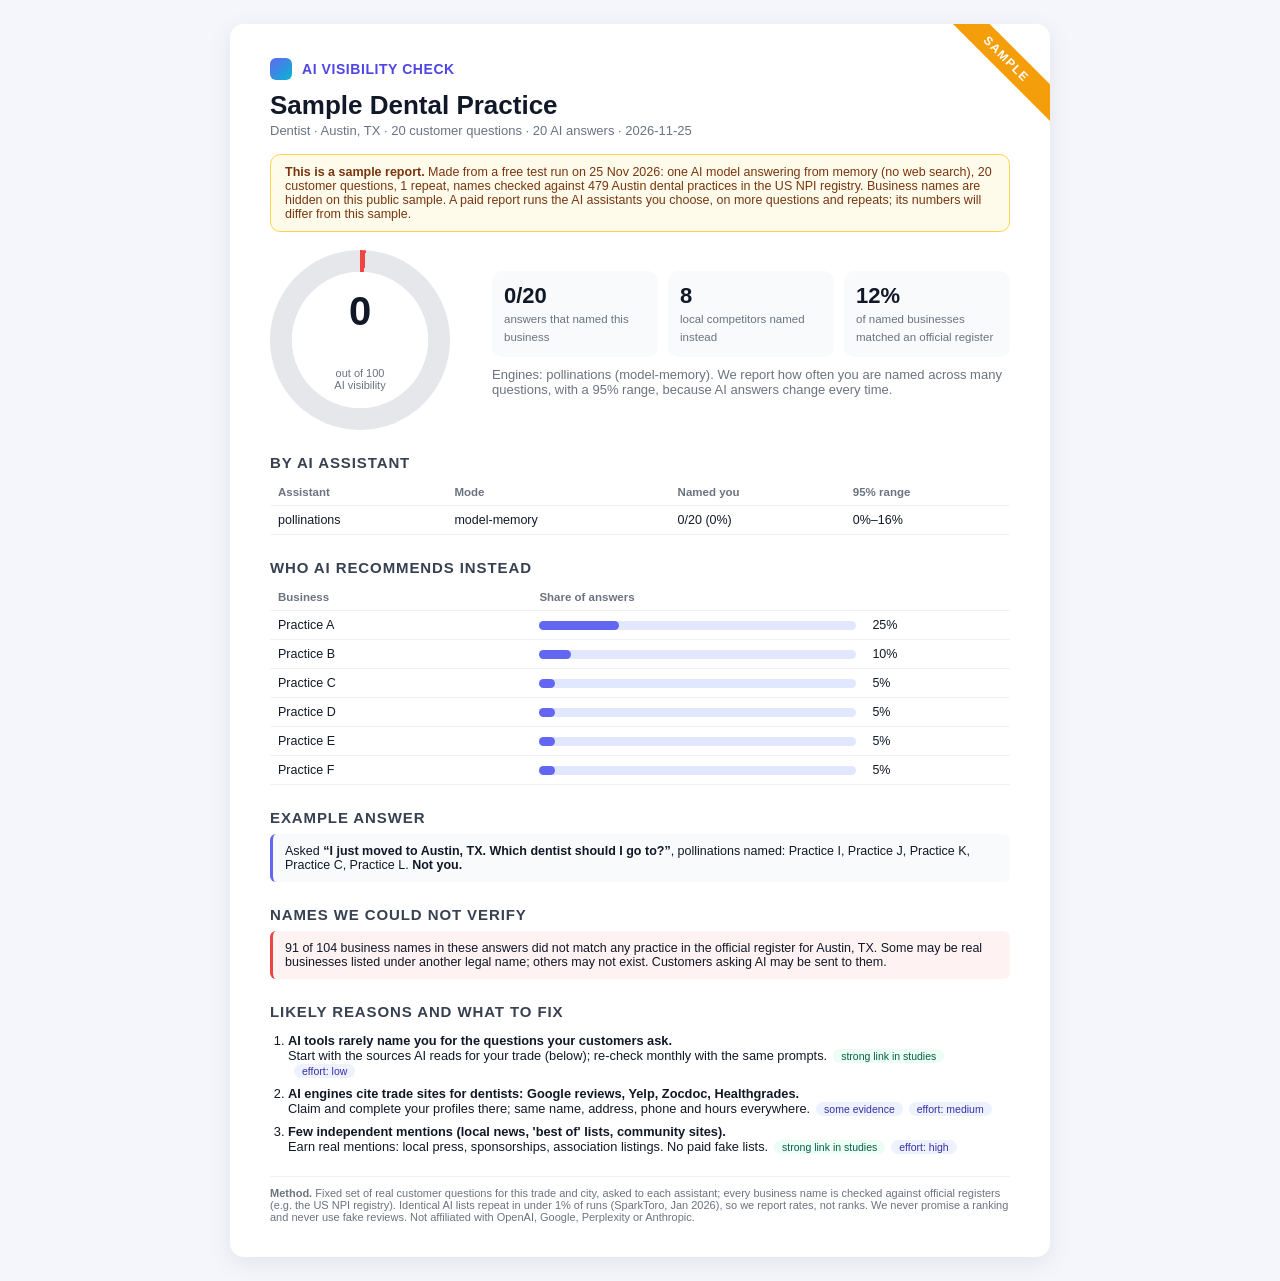
<file: site/sample-report.html>
<!doctype html><html lang='en'><head><meta charset='utf-8'><meta name='viewport' content='width=device-width,initial-scale=1'><title>AI Visibility Check — Sample Dental Practice</title><style>
*{box-sizing:border-box}body{margin:0;background:#f4f6fb;font-family:Inter,'Segoe UI',Arial,sans-serif;color:#111827}
.page{position:relative;max-width:820px;margin:24px auto;background:#fff;border-radius:14px;padding:34px 40px;
box-shadow:0 6px 24px rgba(17,24,39,.08);overflow:hidden}
.ribbon{position:absolute;top:22px;right:-46px;transform:rotate(45deg);background:#f59e0b;color:#fff;font-weight:800;
letter-spacing:.12em;padding:6px 60px;font-size:12px}
.brand{display:flex;align-items:center;gap:10px;color:#4f46e5;font-weight:800;font-size:14px;letter-spacing:.04em}
.brand i{display:inline-block;width:22px;height:22px;border-radius:6px;background:linear-gradient(135deg,#6366f1,#06b6d4)}
h1{font-size:26px;margin:10px 0 2px}.sub{color:#6b7280;font-size:13px}
.notice{margin:16px 0;border:1px solid #fcd34d;background:#fffbeb;border-radius:10px;padding:10px 14px;font-size:12.5px;color:#78350f}
.grid{display:grid;grid-template-columns:200px 1fr;gap:22px;margin-top:18px;align-items:center}
.gauge{width:180px;height:180px;border-radius:50%;display:grid;place-items:center;
background:conic-gradient(var(--c) calc(var(--v)*1%),#e5e7eb 0)}
.gauge div{width:136px;height:136px;border-radius:50%;background:#fff;display:grid;place-items:center;text-align:center}
.gauge b{font-size:40px;display:block}.gauge span{font-size:11px;color:#6b7280}
.kpis{display:grid;grid-template-columns:repeat(3,1fr);gap:10px}
.kpi{background:#f9fafb;border-radius:10px;padding:12px}.kpi b{font-size:22px;display:block}.kpi span{font-size:11.5px;color:#6b7280}
h2{font-size:15px;margin:24px 0 8px;text-transform:uppercase;letter-spacing:.06em;color:#374151}
table{width:100%;border-collapse:collapse;font-size:12.5px}th,td{text-align:left;padding:7px 8px;border-bottom:1px solid #eef0f4}
th{color:#6b7280;font-weight:600;font-size:11.5px}
.bar{height:9px;border-radius:5px;background:#e0e7ff}.bar i{display:block;height:9px;border-radius:5px;background:#6366f1}
.q{background:#f9fafb;border-left:3px solid #6366f1;border-radius:6px;padding:10px 12px;font-size:12.5px}
.warn{background:#fef2f2;border-left:3px solid #ef4444}
ol{padding-left:18px;font-size:12.8px}ol li{margin-bottom:8px}.tag{display:inline-block;font-size:10.5px;border-radius:999px;
padding:1px 8px;margin-left:6px;background:#eef2ff;color:#3730a3}.tag.e{background:#ecfdf5;color:#065f46}
.foot{margin-top:22px;font-size:11px;color:#6b7280;border-top:1px solid #eef0f4;padding-top:10px}
@page{size:Letter;margin:10mm}@media print{body{background:#fff}.page{box-shadow:none;margin:0;border-radius:0;padding:6px 8px;zoom:.78}h2{margin:14px 0 6px}.ribbon{top:14px}}
</style></head><body><div class='page'><div class='ribbon'>SAMPLE</div><div class='brand'><i></i>AI VISIBILITY CHECK</div><h1>Sample Dental Practice</h1><div class='sub'>Dentist · Austin, TX · 20 customer questions · 20 AI answers · 2026-11-25</div><div class='notice'><b>This is a sample report.</b> Made from a free test run on 25 Nov 2026: one AI model answering from memory (no web search), 20 customer questions, 1 repeat, names checked against 479 Austin dental practices in the US NPI registry. Business names are hidden on this public sample. A paid report runs the AI assistants you choose, on more questions and repeats; its numbers will differ from this sample.</div><div class='grid'><div class='gauge' style='--v:1;--c:#ef4444'><div><div><b>0</b><span>out of 100<br>AI visibility</span></div></div></div><div><div class='kpis'><div class='kpi'><b>0/20</b><span>answers that named this business</span></div><div class='kpi'><b>8</b><span>local competitors named instead</span></div><div class='kpi'><b>12%</b><span>of named businesses matched an official register</span></div></div><p class='sub' style='margin-top:10px'>Engines: pollinations (model-memory). We report how often you are named across many questions, with a 95% range, because AI answers change every time.</p></div></div><h2>By AI assistant</h2><table><tr><th>Assistant</th><th>Mode</th><th>Named you</th><th>95% range</th></tr><tr><td>pollinations</td><td>model-memory</td><td>0/20 (0%)</td><td>0%–16%</td></tr></table><h2>Who AI recommends instead</h2><table><tr><th>Business</th><th style='width:45%'>Share of answers</th><th></th></tr><tr><td>Practice A</td><td><div class='bar'><i style='width:25%'></i></div></td><td>25%</td></tr><tr><td>Practice B</td><td><div class='bar'><i style='width:10%'></i></div></td><td>10%</td></tr><tr><td>Practice C</td><td><div class='bar'><i style='width:5%'></i></div></td><td>5%</td></tr><tr><td>Practice D</td><td><div class='bar'><i style='width:5%'></i></div></td><td>5%</td></tr><tr><td>Practice E</td><td><div class='bar'><i style='width:5%'></i></div></td><td>5%</td></tr><tr><td>Practice F</td><td><div class='bar'><i style='width:5%'></i></div></td><td>5%</td></tr></table><h2>Example answer</h2><div class='q'>Asked <b>“I just moved to Austin, TX. Which dentist should I go to?”</b>, pollinations named: Practice I, Practice J, Practice K, Practice C, Practice L. <b>Not you.</b></div><h2>Names we could not verify</h2><div class='q warn'>91 of 104 business names in these answers did not match any practice in the official register for Austin, TX. Some may be real businesses listed under another legal name; others may not exist. Customers asking AI may be sent to them.</div><h2>Likely reasons and what to fix</h2><ol><li><b>AI tools rarely name you for the questions your customers ask.</b><br>Start with the sources AI reads for your trade (below); re-check monthly with the same prompts.<span class='tag e'>strong link in studies</span><span class='tag'>effort: low</span></li><li><b>AI engines cite trade sites for dentists: Google reviews, Yelp, Zocdoc, Healthgrades.</b><br>Claim and complete your profiles there; same name, address, phone and hours everywhere.<span class='tag'>some evidence</span><span class='tag'>effort: medium</span></li><li><b>Few independent mentions (local news, &#x27;best of&#x27; lists, community sites).</b><br>Earn real mentions: local press, sponsorships, association listings. No paid fake lists.<span class='tag e'>strong link in studies</span><span class='tag'>effort: high</span></li></ol><div class='foot'><b>Method.</b> Fixed set of real customer questions for this trade and city, asked to each assistant; every business name is checked against official registers (e.g. the US NPI registry). Identical AI lists repeat in under 1% of runs (SparkToro, Jan 2026), so we report rates, not ranks. We never promise a ranking and never use fake reviews. Not affiliated with OpenAI, Google, Perplexity or Anthropic.</div></div></body></html>
</file>
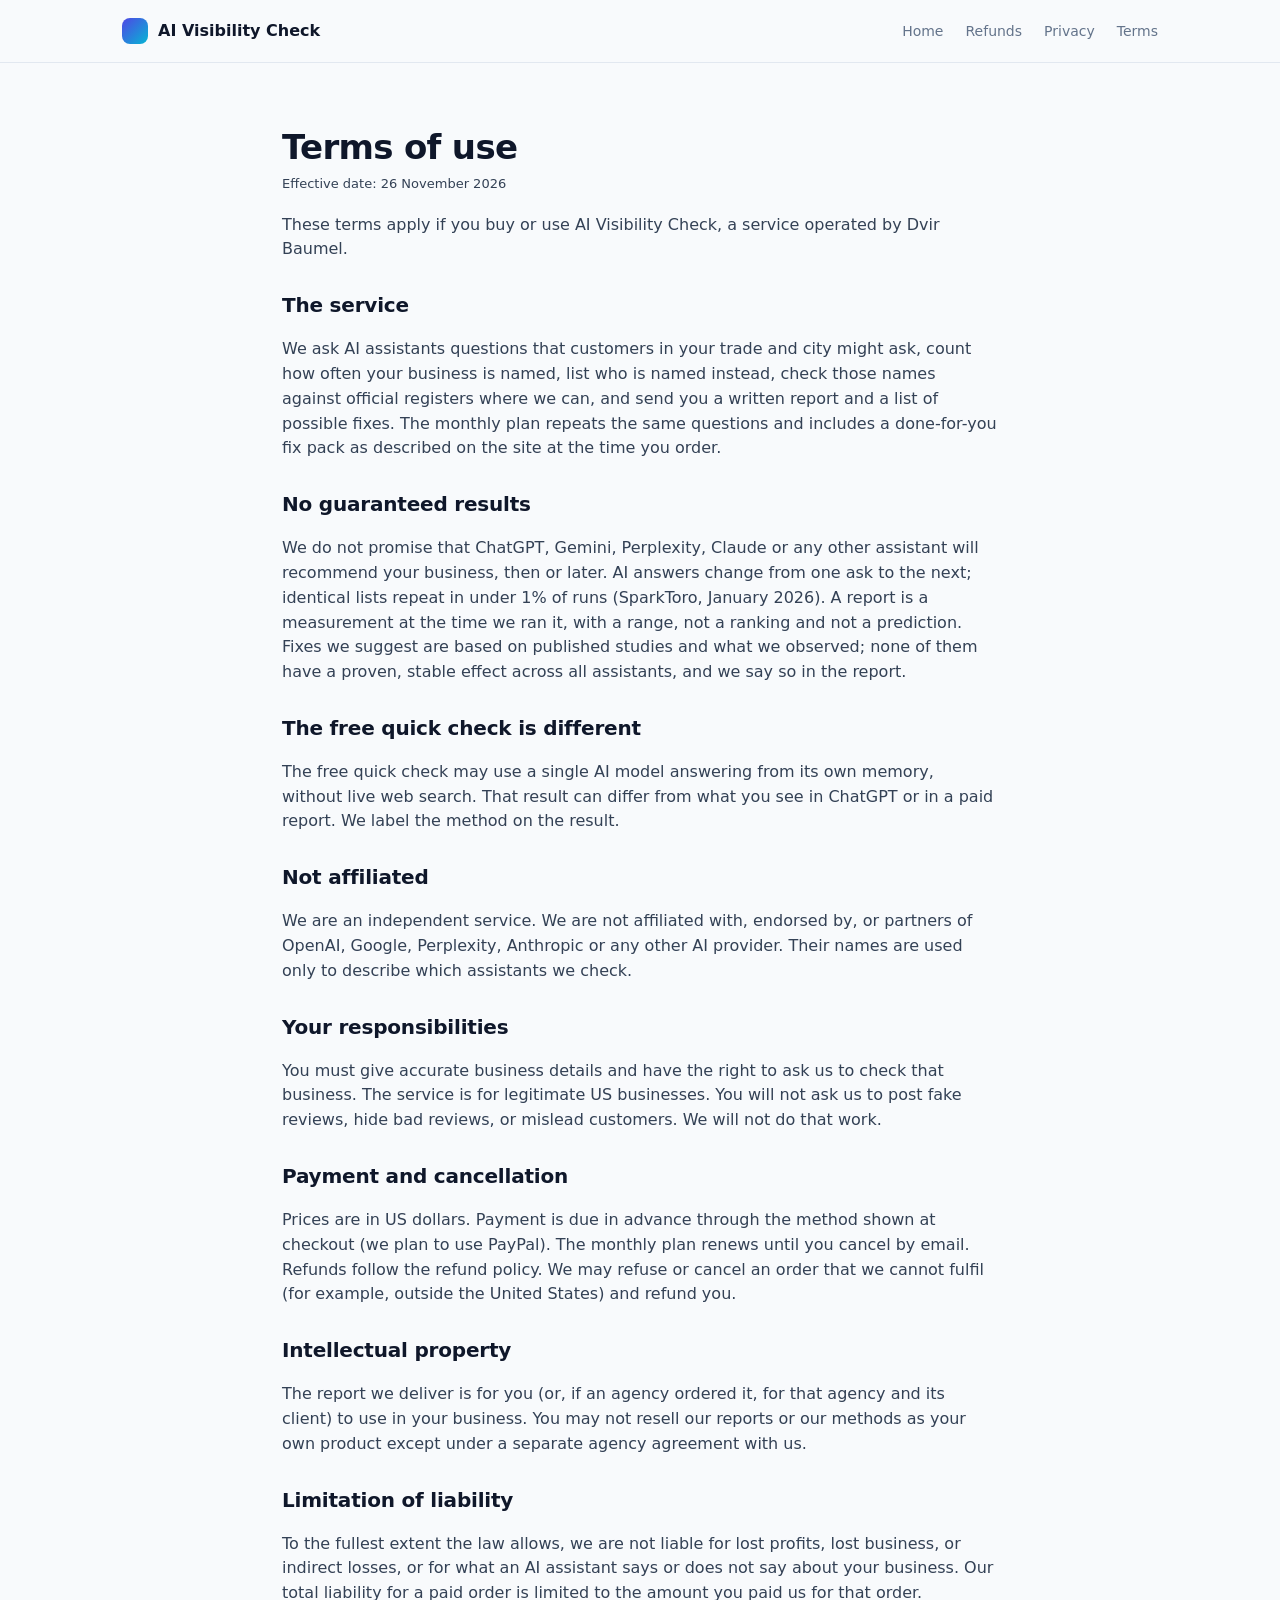
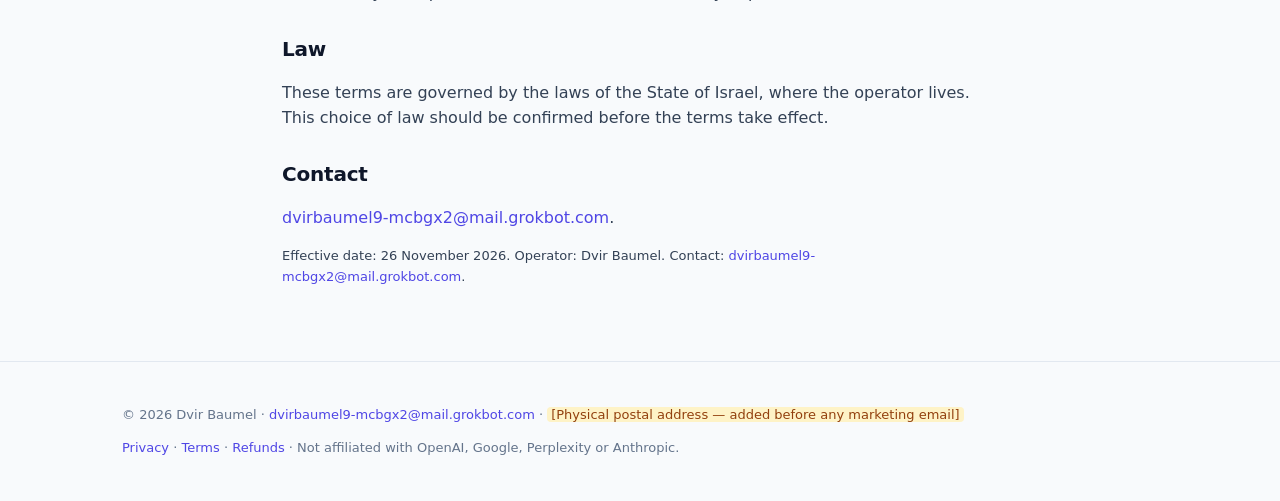
<file: site/terms.html>
<!doctype html>
<html lang="en"><head><meta charset="utf-8"><meta name="viewport" content="width=device-width,initial-scale=1">
<title>Terms of use — AI Visibility Check</title>
<meta name="robots" content="noindex">
<link rel="stylesheet" href="assets/style.css"><link rel="stylesheet" href="assets/legal.css"></head>
<body>
<nav><div class="wrap"><a class="logo" href="index.html"><i></i>AI Visibility Check</a>
<div class="links"><a href="index.html">Home</a><a href="refunds.html">Refunds</a><a href="privacy.html">Privacy</a><a href="terms.html">Terms</a></div></div></nav>
<section><div class="wrap legal">
<h1>Terms of use</h1>
<p class="updated">Effective date: 26 November 2026</p>
<p>These terms apply if you buy or use AI Visibility Check, a service operated by Dvir Baumel.</p>

<h2>The service</h2>
<p>We ask AI assistants questions that customers in your trade and city might ask, count how often your business is named, list who is named instead, check those names against official registers where we can, and send you a written report and a list of possible fixes. The monthly plan repeats the same questions and includes a done-for-you fix pack as described on the site at the time you order.</p>

<h2>No guaranteed results</h2>
<p>We do not promise that ChatGPT, Gemini, Perplexity, Claude or any other assistant will recommend your business, then or later. AI answers change from one ask to the next; identical lists repeat in under 1% of runs (SparkToro, January 2026). A report is a measurement at the time we ran it, with a range, not a ranking and not a prediction. Fixes we suggest are based on published studies and what we observed; none of them have a proven, stable effect across all assistants, and we say so in the report.</p>

<h2>The free quick check is different</h2>
<p>The free quick check may use a single AI model answering from its own memory, without live web search. That result can differ from what you see in ChatGPT or in a paid report. We label the method on the result.</p>

<h2>Not affiliated</h2>
<p>We are an independent service. We are not affiliated with, endorsed by, or partners of OpenAI, Google, Perplexity, Anthropic or any other AI provider. Their names are used only to describe which assistants we check.</p>

<h2>Your responsibilities</h2>
<p>You must give accurate business details and have the right to ask us to check that business. The service is for legitimate US businesses. You will not ask us to post fake reviews, hide bad reviews, or mislead customers. We will not do that work.</p>

<h2>Payment and cancellation</h2>
<p>Prices are in US dollars. Payment is due in advance through the method shown at checkout (we plan to use PayPal). The monthly plan renews until you cancel by email. Refunds follow the refund policy. We may refuse or cancel an order that we cannot fulfil (for example, outside the United States) and refund you.</p>

<h2>Intellectual property</h2>
<p>The report we deliver is for you (or, if an agency ordered it, for that agency and its client) to use in your business. You may not resell our reports or our methods as your own product except under a separate agency agreement with us.</p>

<h2>Limitation of liability</h2>
<p>To the fullest extent the law allows, we are not liable for lost profits, lost business, or indirect losses, or for what an AI assistant says or does not say about your business. Our total liability for a paid order is limited to the amount you paid us for that order.</p>

<h2>Law</h2>
<p>These terms are governed by the laws of the State of Israel, where the operator lives. This choice of law should be confirmed before the terms take effect.</p>

<h2>Contact</h2>
<p><a href="mailto:dvirbaumel9-mcbgx2@mail.grokbot.com">dvirbaumel9-mcbgx2@mail.grokbot.com</a>.</p>

<p class="updated">Effective date: 26 November 2026. Operator: Dvir Baumel. Contact: <a href="mailto:dvirbaumel9-mcbgx2@mail.grokbot.com">dvirbaumel9-mcbgx2@mail.grokbot.com</a>.</p>
</div></section>
<footer><div class="wrap">
 <p>© 2026 Dvir Baumel · <a href="mailto:dvirbaumel9-mcbgx2@mail.grokbot.com">dvirbaumel9-mcbgx2@mail.grokbot.com</a> · <span class="ph">[Physical postal address — added before any marketing email]</span></p>
 <p><a href="privacy.html">Privacy</a> · <a href="terms.html">Terms</a> · <a href="refunds.html">Refunds</a> · Not affiliated with OpenAI, Google, Perplexity or Anthropic.</p>
</div></footer>
</body></html>
</file>
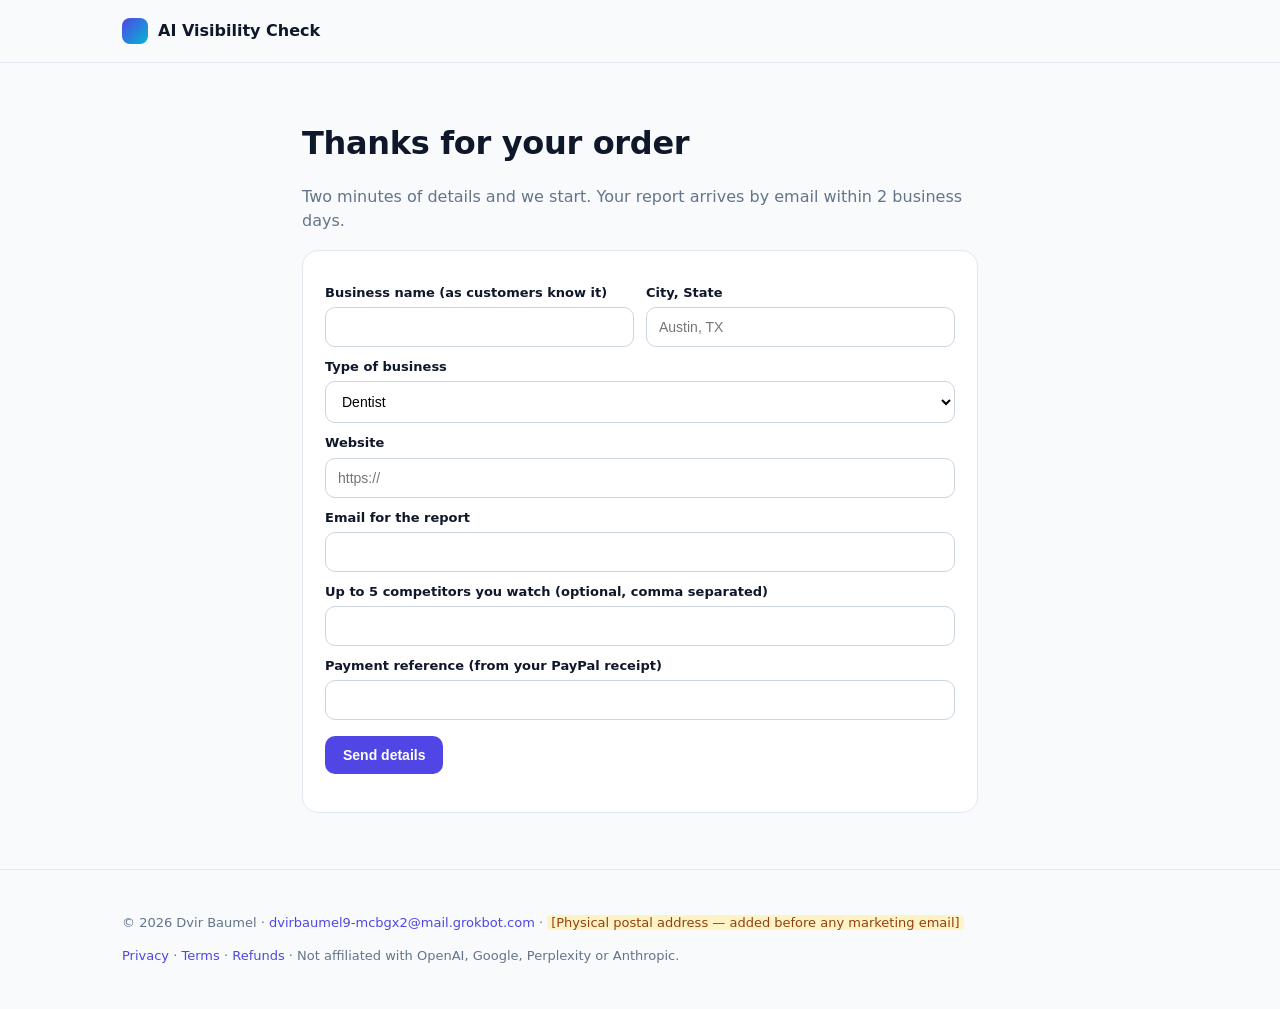
<file: site/thanks.html>
<!doctype html><html lang="en"><head><meta charset="utf-8"><meta name="viewport" content="width=device-width,initial-scale=1">
<title>Thank you — tell us about your business</title><link rel="stylesheet" href="assets/style.css"></head><body>
<nav><div class="wrap"><a class="logo" href="index.html"><i></i>AI Visibility Check</a></div></nav>
<section><div class="wrap" style="max-width:720px">
<h2>Thanks for your order</h2><p class="sub">Two minutes of details and we start. Your report arrives by email within 2 business days.</p>
<form id="intake" class="card">
 <div class="row" style="display:grid;grid-template-columns:1fr 1fr;gap:12px">
  <div><label>Business name (as customers know it)</label><input name="business" required maxlength="120"></div>
  <div><label>City, State</label><input name="city" required placeholder="Austin, TX"></div></div>
 <label>Type of business</label><select name="niche"><option value="dentist">Dentist</option><option value="orthodontist">Orthodontist</option><option value="cosmetic_dentist">Cosmetic dentist</option><option value="personal_injury_lawyer">Personal injury lawyer</option><option value="criminal_defense_lawyer">Criminal defense lawyer</option><option value="family_law_attorney">Family law attorney</option><option value="med_spa">Med spa</option><option value="chiropractor">Chiropractor</option><option value="veterinarian">Veterinarian</option><option value="hvac">HVAC</option><option value="roofing">Roofing</option><option value="plumber">Plumber</option><option value="electrician">Electrician</option><option value="garage_door">Garage door</option><option value="real_estate_agent">Real estate agent</option></select>
 <label>Website</label><input name="website" placeholder="https://">
 <label>Email for the report</label><input name="email" type="email" required>
 <label>Up to 5 competitors you watch (optional, comma separated)</label><input name="competitors">
 <label>Payment reference (from your PayPal receipt)</label><input name="paid_ref" maxlength="60">
 <p><button class="btn">Send details</button></p><div id="msg" class="small"></div>
</form></div></section>
<script src="assets/config.js"></script>
<script>
document.getElementById("intake").addEventListener("submit", async e => {
  e.preventDefault(); const f = e.target, m = document.getElementById("msg");
  try { const r = await fetch((window.AIVIS_CONFIG.apiBase||"") + "/api/intake", {method:"POST", headers:{"Content-Type":"application/json"}, body: JSON.stringify(Object.fromEntries(new FormData(f).entries()))});
    const j = await r.json(); if (!r.ok) throw new Error(j.error); m.innerHTML = "<b>Received.</b> Order " + j.order_id + ". We'll email your report.";
  } catch(err) { m.textContent = "Preview mode: not connected (" + (err.message||err) + ")."; }
});
</script><footer><div class="wrap">
 <p>© 2026 Dvir Baumel · <a href="mailto:dvirbaumel9-mcbgx2@mail.grokbot.com">dvirbaumel9-mcbgx2@mail.grokbot.com</a> · <span class="ph">[Physical postal address — added before any marketing email]</span></p>
 <p><a href="privacy.html">Privacy</a> · <a href="terms.html">Terms</a> · <a href="refunds.html">Refunds</a> · Not affiliated with OpenAI, Google, Perplexity or Anthropic.</p>
</div></footer>
</body></html>
</file>
<file: site/assets/style.css>
:root{--ink:#0f172a;--mut:#64748b;--pri:#4f46e5;--pri2:#06b6d4;--bg:#f8fafc;--card:#fff;--line:#e2e8f0}
*{box-sizing:border-box}html{scroll-behavior:smooth}
body{margin:0;font-family:Inter,'Segoe UI',system-ui,Arial,sans-serif;color:var(--ink);background:var(--bg);line-height:1.55}
a{color:var(--pri);text-decoration:none}.wrap{max-width:1080px;margin:0 auto;padding:0 22px}
nav{position:sticky;top:0;z-index:5;background:rgba(248,250,252,.9);backdrop-filter:blur(8px);border-bottom:1px solid var(--line)}
nav .wrap{display:flex;align-items:center;justify-content:space-between;height:62px}
.logo{display:flex;gap:10px;align-items:center;font-weight:800;color:var(--ink)}.logo i{width:26px;height:26px;border-radius:8px;background:linear-gradient(135deg,var(--pri),var(--pri2))}
nav .links a{margin-left:22px;color:var(--mut);font-size:14px}nav .links a.btn{color:#fff}
.btn{display:inline-block;background:var(--pri);color:#fff;padding:11px 18px;border-radius:10px;font-weight:700;font-size:14px;border:0;cursor:pointer}
.btn.ghost{background:transparent;color:var(--pri);border:1.5px solid var(--pri)}
.hero{padding:70px 0 40px}.hero .wrap{display:grid;grid-template-columns:1.1fr .9fr;gap:40px;align-items:center}
.eyebrow{display:inline-block;background:#eef2ff;color:#3730a3;border-radius:999px;padding:4px 12px;font-size:12.5px;font-weight:600}
h1{font-size:46px;line-height:1.1;margin:14px 0;letter-spacing:-.02em}h1 em{font-style:normal;background:linear-gradient(90deg,var(--pri),var(--pri2));-webkit-background-clip:text;color:transparent}
.lead{font-size:18px;color:#334155;max-width:560px}
.chat{background:var(--card);border:1px solid var(--line);border-radius:18px;padding:18px;box-shadow:0 20px 50px rgba(15,23,42,.08)}
.bubble{border-radius:14px;padding:10px 14px;font-size:14px;margin:8px 0;max-width:90%}.me{background:var(--pri);color:#fff;margin-left:auto}
.ai{background:#f1f5f9}.ai ol{margin:6px 0 0 18px;padding:0}.miss{color:#b91c1c;font-weight:700;font-size:13px;margin-top:8px}
section{padding:56px 0}h2{font-size:32px;margin:0 0 10px;letter-spacing:-.01em}.sub{color:var(--mut);max-width:700px}
.steps{display:grid;grid-template-columns:repeat(3,1fr);gap:18px;margin-top:26px}
.card{background:var(--card);border:1px solid var(--line);border-radius:16px;padding:22px}.card h3{margin:6px 0 6px;font-size:18px}
.num{width:30px;height:30px;border-radius:9px;background:#eef2ff;color:var(--pri);display:grid;place-items:center;font-weight:800}
.check{background:linear-gradient(135deg,#eef2ff,#ecfeff);border-radius:22px;padding:34px}
form .row{display:grid;grid-template-columns:1fr 1fr;gap:12px}label{font-size:13px;font-weight:600;display:block;margin:10px 0 4px}
input,select{width:100%;padding:11px 12px;border:1px solid #cbd5e1;border-radius:10px;font-size:14px;background:#fff}
.small{font-size:12.5px;color:var(--mut)}.result{margin-top:16px;display:none}.result.show{display:block}
.prices{display:grid;grid-template-columns:repeat(3,1fr);gap:18px;margin-top:26px}
.price{background:var(--card);border:1px solid var(--line);border-radius:18px;padding:26px;display:flex;flex-direction:column}
.price.hot{border:2px solid var(--pri);box-shadow:0 14px 40px rgba(79,70,229,.15)}.price .amt{font-size:38px;font-weight:800;margin:6px 0}
.price .amt span{font-size:15px;color:var(--mut);font-weight:500}.price ul{padding-left:18px;color:#334155;font-size:14.5px;flex:1}
.sample{display:grid;grid-template-columns:1fr 1fr;gap:30px;align-items:center}.sample img{width:100%;border-radius:14px;border:1px solid var(--line);box-shadow:0 20px 50px rgba(15,23,42,.1)}
details{background:var(--card);border:1px solid var(--line);border-radius:12px;padding:14px 18px;margin:10px 0}summary{font-weight:700;cursor:pointer}
footer{border-top:1px solid var(--line);padding:30px 0;color:var(--mut);font-size:13px}
.ph{background:#fef3c7;color:#92400e;border-radius:4px;padding:0 4px}

h3.price-head{font-size:20px;margin:28px 0 4px}
table.sheet{width:100%;border-collapse:collapse;margin-top:14px;background:#fff;border:1px solid var(--line);border-radius:14px;overflow:hidden;font-size:14.5px}
table.sheet th,table.sheet td{text-align:left;padding:10px 12px;border-bottom:1px solid var(--line);vertical-align:top}
table.sheet th{background:#f8fafc;color:#64748b;font-size:12px;font-weight:700;letter-spacing:.04em;text-transform:uppercase}
table.sheet tr:last-child td{border-bottom:0}
table.sheet .amt{font-weight:800;white-space:nowrap}
table.sheet .save{color:#059669;font-weight:700}
.rules{margin:22px 0 0;padding:16px 18px 16px 32px;background:#fff;border:1px solid var(--line);border-radius:14px;color:#334155;font-size:14px}
.rules li{margin:6px 0}
@media(max-width:860px){.hero .wrap,.sample{grid-template-columns:1fr}.steps,.prices{grid-template-columns:1fr}h1{font-size:34px}form .row{grid-template-columns:1fr}table.sheet{font-size:13px}table.sheet th,table.sheet td{padding:8px}}
</file>
<file: site/assets/legal.css>
.draft{background:#fffbeb;border:1px solid #fcd34d;border-radius:12px;padding:14px 16px;margin:0 0 22px;color:#78350f}
.legal{max-width:760px}.legal h1{font-size:34px;margin:10px 0 8px}.legal h2{font-size:20px;margin:28px 0 8px}
.legal p,.legal li{color:#334155}.updated{color:#64748b;font-size:13px;margin:0 0 18px}
</file>
